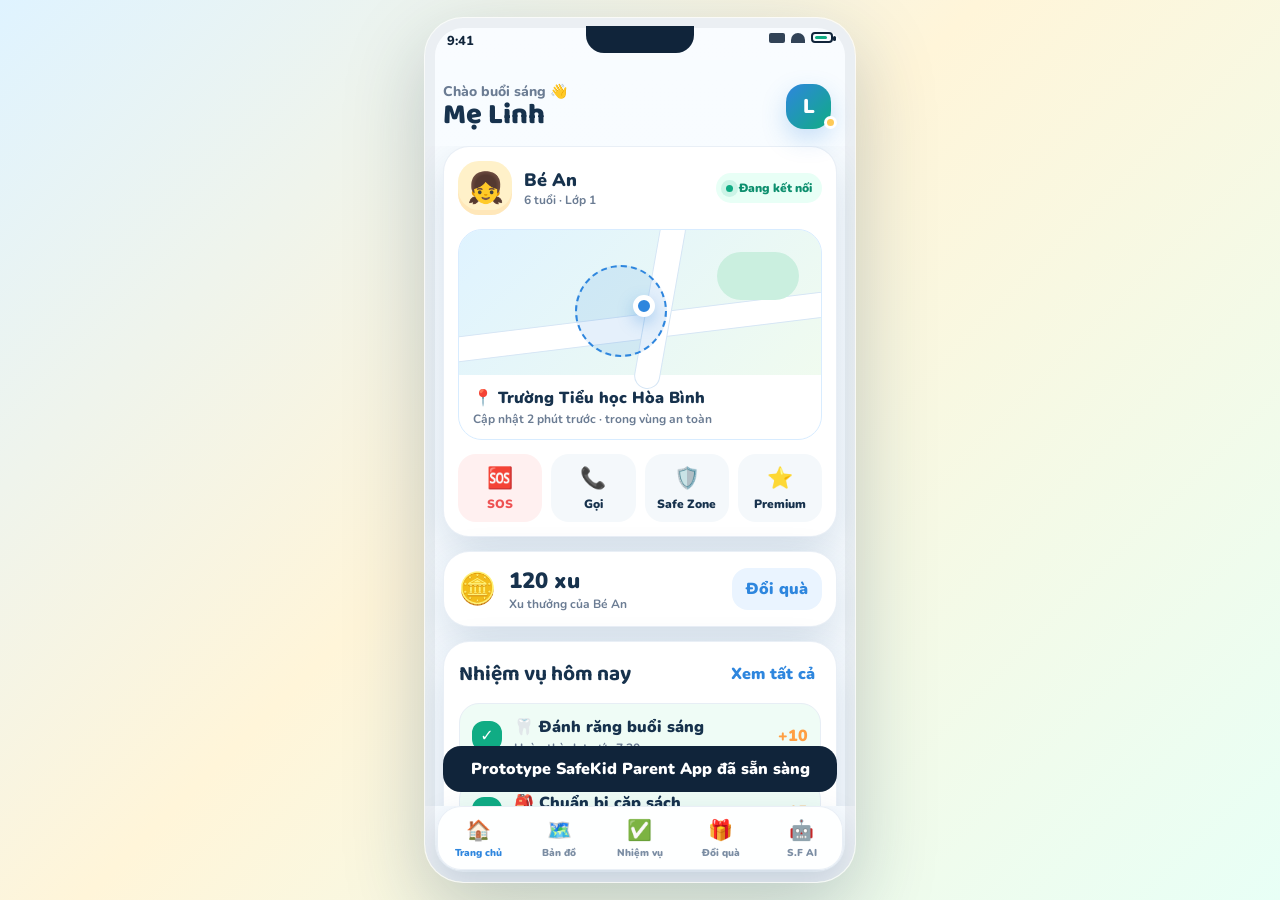
<file: index.html>
<!DOCTYPE html>
<html lang="vi">
<head>
<meta charset="UTF-8">
<meta name="viewport" content="width=device-width, initial-scale=1.0, maximum-scale=1.0, user-scalable=no">
<meta name="theme-color" content="#2E86DE">
<title>SafeKid — Parent App (Prototype)</title>
<link rel="preconnect" href="https://fonts.googleapis.com">
<link rel="preconnect" href="https://fonts.gstatic.com" crossorigin>
<link href="https://fonts.googleapis.com/css2?family=Baloo+2:wght@500;600;700;800&family=Nunito:wght@400;600;700;800&display=swap" rel="stylesheet">
<link rel="stylesheet" href="styles.css">
</head>
<body>

<div class="phone">
  <div class="notch"></div>

  <div class="statusbar">
    <span class="sb-time">9:41</span>
    <span class="sb-icons">
      <span class="sb-signal"></span>
      <span class="sb-wifi"></span>
      <span class="sb-batt"></span>
    </span>
  </div>

  <main id="app">

    <!-- ═══════════ HOME ═══════════ -->
    <section class="screen is-active" data-screen="home">
      <header class="apphead">
        <div>
          <p class="apphead-hi">Chào buổi sáng 👋</p>
          <h1 class="apphead-name">Mẹ Linh</h1>
        </div>
        <button class="avatar-btn" data-go="privacy" aria-label="Cài đặt & quyền riêng tư">
          <span class="avatar">L</span>
          <span class="avatar-dot"></span>
        </button>
      </header>

      <div class="scroll">
        <article class="childcard">
          <div class="childcard-top">
            <div class="kid">
              <span class="kid-ava">👧</span>
              <div>
                <p class="kid-name">Bé An</p>
                <p class="kid-meta">6 tuổi · Lớp 1</p>
              </div>
            </div>
            <span class="pill pill-online"><i></i>Đang kết nối</span>
          </div>

          <div class="childcard-map" data-go="map">
            <div class="minimap">
              <span class="mm-road mm-h"></span>
              <span class="mm-road mm-v"></span>
              <span class="mm-park"></span>
              <span class="mm-zone"></span>
              <span class="mm-kid"></span>
            </div>
            <div class="childcard-loc">
              <p class="loc-title">📍 Trường Tiểu học Hòa Bình</p>
              <p class="loc-sub">Cập nhật 2 phút trước · trong vùng an toàn</p>
            </div>
          </div>

          <div class="childcard-actions">
            <button class="ca ca-sos" data-sos>
              <span class="ca-ico">🆘</span>
              <span class="ca-txt">SOS</span>
            </button>
            <button class="ca" data-call>
              <span class="ca-ico">📞</span>
              <span class="ca-txt">Gọi</span>
            </button>
            <button class="ca" data-go="zone">
              <span class="ca-ico">🛡️</span>
              <span class="ca-txt">Safe Zone</span>
            </button>
            <button class="ca" data-go="premium">
              <span class="ca-ico">⭐</span>
              <span class="ca-txt">Premium</span>
            </button>
          </div>
        </article>

        <div class="coins">
          <div class="coins-l">
            <span class="coins-ico">🪙</span>
            <div>
              <p class="coins-num"><span id="coinHome">120</span> xu</p>
              <p class="coins-sub">Xu thưởng của Bé An</p>
            </div>
          </div>
          <button class="coins-btn" data-go="reward">Đổi quà</button>
        </div>

        <section class="block">
          <div class="block-head">
            <h2>Nhiệm vụ hôm nay</h2>
            <button class="link" data-go="habit">Xem tất cả</button>
          </div>
          <ul class="minitasks" id="homeTasks"></ul>
        </section>

        <section class="block">
          <div class="block-head"><h2>Gợi ý cho gia đình</h2></div>
          <div class="tips">
            <button class="tip" data-go="ai">
              <span class="tip-ico">🤖</span>
              <div>
                <p class="tip-t">Hỏi S.F AI</p>
                <p class="tip-s">Tư vấn sản phẩm & hướng dẫn dùng</p>
              </div>
            </button>
            <button class="tip" data-go="privacy">
              <span class="tip-ico">🔒</span>
              <div>
                <p class="tip-t">Dữ liệu của bé</p>
                <p class="tip-s">Xem quyền riêng tư & mã hoá</p>
              </div>
            </button>
          </div>
        </section>
        <div class="spacer"></div>
      </div>
    </section>

    <!-- ═══════════ MAP ═══════════ -->
    <section class="screen" data-screen="map">
      <header class="apphead apphead-row">
        <button class="back" data-go="home">‹</button>
        <h1 class="apphead-title">Vị trí của bé</h1>
        <span class="pill pill-online"><i></i>Live</span>
      </header>

      <div class="mapwrap">
        <div class="bigmap">
          <span class="bm-block b1"></span>
          <span class="bm-block b2"></span>
          <span class="bm-block b3"></span>
          <span class="bm-block b4"></span>
          <span class="bm-park">🌳</span>
          <span class="bm-road bm-h1"></span>
          <span class="bm-road bm-h2"></span>
          <span class="bm-road bm-v1"></span>
          <span class="bm-road bm-v2"></span>
          <span class="bm-zone" id="bmZone"></span>
          <span class="bm-home">🏠</span>
          <span class="bm-kid" id="bmKid">
            <span class="ring"></span><span class="ring r2"></span>
            <span class="dot"></span>
          </span>
        </div>

        <div class="mapsheet">
          <div class="sheet-grab"></div>
          <div class="sheet-kid">
            <span class="kid-ava sm">👧</span>
            <div>
              <p class="kid-name">Bé An</p>
              <p class="loc-sub" id="mapUpdated">Cập nhật 2 phút trước · pin 78%</p>
            </div>
          </div>
          <div class="sheet-stats">
            <div class="stat"><p class="stat-v" id="distHome">420 m</p><p class="stat-l">cách nhà</p></div>
            <div class="stat"><p class="stat-v">Trong vùng</p><p class="stat-l">trạng thái</p></div>
            <div class="stat"><p class="stat-v">3</p><p class="stat-l">điểm đến hôm nay</p></div>
          </div>
          <div class="sheet-actions">
            <button class="btn btn-ghost" id="histBtn">🕘 Lịch sử 30 ngày</button>
            <button class="btn btn-primary" data-go="zone">🛡️ Vùng an toàn</button>
          </div>
        </div>
      </div>
    </section>

    <!-- ═══════════ SAFE ZONE ═══════════ -->
    <section class="screen" data-screen="zone">
      <header class="apphead apphead-row">
        <button class="back" data-go="home">‹</button>
        <h1 class="apphead-title">Vùng an toàn</h1>
        <span style="width:34px"></span>
      </header>

      <div class="scroll">
        <div class="zonepreview">
          <div class="bigmap small">
            <span class="bm-road bm-h1"></span>
            <span class="bm-road bm-v1"></span>
            <span class="bm-zone live" id="zoneLive"></span>
            <span class="bm-home">🏠</span>
            <span class="bm-kid" style="left:58%;top:44%"><span class="dot"></span></span>
          </div>
          <div class="zone-slider">
            <div class="zs-head"><span>Bán kính vùng</span><b id="zoneRadiusTxt">300 m</b></div>
            <input type="range" id="zoneRadius" min="100" max="1000" step="50" value="300">
          </div>
        </div>

        <section class="block">
          <div class="block-head"><h2>Vùng đã thiết lập</h2></div>
          <ul class="zonelist">
            <li class="zoneitem">
              <span class="zi-ico zi-home">🏠</span>
              <div class="zi-body">
                <p class="zi-t">Nhà riêng</p>
                <p class="zi-s">Bán kính 300 m · cảnh báo khi ra khỏi</p>
              </div>
              <label class="switch"><input type="checkbox" checked><span></span></label>
            </li>
            <li class="zoneitem">
              <span class="zi-ico zi-school">🏫</span>
              <div class="zi-body">
                <p class="zi-t">Trường Tiểu học Hòa Bình</p>
                <p class="zi-s">Bán kính 500 m · 7:00 – 16:30</p>
              </div>
              <label class="switch"><input type="checkbox" checked><span></span></label>
            </li>
            <li class="zoneitem">
              <span class="zi-ico zi-gym">⚽</span>
              <div class="zi-body">
                <p class="zi-t">Nhà văn hoá thiếu nhi</p>
                <p class="zi-s">Bán kính 200 m · cuối tuần</p>
              </div>
              <label class="switch"><input type="checkbox"><span></span></label>
            </li>
          </ul>
          <button class="btn btn-dashed" id="addZone">＋ Thêm vùng an toàn</button>
        </section>

        <section class="block">
          <div class="block-head"><h2>Thông báo</h2></div>
          <div class="notecard">
            <p>Khi bé ra khỏi vùng an toàn, app gửi <b>thông báo đẩy</b> tới phụ huynh trong danh sách được duyệt. Đây là <b>cảnh báo</b>, không thay thế quy trình liên hệ khẩn cấp.</p>
          </div>
        </section>
        <div class="spacer"></div>
      </div>
    </section>

    <!-- ═══════════ HABIT ═══════════ -->
    <section class="screen" data-screen="habit">
      <header class="apphead">
        <div>
          <p class="apphead-hi">Rèn thói quen 🎯</p>
          <h1 class="apphead-name">Nhiệm vụ của Bé An</h1>
        </div>
        <div class="coinbadge">🪙 <span id="coinHabit">120</span></div>
      </header>

      <div class="scroll">
        <div class="habitbar">
          <div class="hb-txt">
            <p class="hb-t">Hoàn thành <span id="doneCount">2</span>/<span id="totalCount">5</span> nhiệm vụ</p>
            <p class="hb-s">Mỗi nhiệm vụ xong = xu thưởng cho bé</p>
          </div>
          <div class="hb-ring"><svg viewBox="0 0 40 40"><circle cx="20" cy="20" r="16" class="rbg"/><circle cx="20" cy="20" r="16" class="rfg" id="hbRing"/></svg></div>
        </div>

        <section class="block">
          <div class="block-head"><h2>Hôm nay</h2><button class="link" id="resetTasks">Đặt lại</button></div>
          <ul class="tasklist" id="taskList"></ul>
          <button class="btn btn-dashed" id="addTask">＋ Thêm nhiệm vụ</button>
        </section>

        <section class="block">
          <div class="block-head"><h2>Streak</h2></div>
          <div class="streak">
            <span class="sd on">T2</span><span class="sd on">T3</span><span class="sd on">T4</span>
            <span class="sd on">T5</span><span class="sd">T6</span><span class="sd">T7</span><span class="sd">CN</span>
          </div>
          <p class="streak-note">🔥 Chuỗi 4 ngày liên tiếp — duy trì để nhận thêm 20 xu!</p>
        </section>
        <div class="spacer"></div>
      </div>
    </section>

    <!-- ═══════════ REWARD ═══════════ -->
    <section class="screen" data-screen="reward">
      <header class="apphead">
        <div>
          <p class="apphead-hi">Cửa hàng phần thưởng 🎁</p>
          <h1 class="apphead-name">Đổi xu nhận quà</h1>
        </div>
      </header>

      <div class="scroll">
        <div class="wallet">
          <p class="wallet-l">Số dư xu của Bé An</p>
          <p class="wallet-n">🪙 <span id="coinReward">120</span></p>
          <p class="wallet-s">Phụ huynh xác nhận & trao quà thật ngoài đời</p>
        </div>

        <section class="block">
          <div class="block-head"><h2>Quà có thể đổi</h2></div>
          <ul class="rewardlist" id="rewardList"></ul>
        </section>

        <div class="notecard warn">
          <p>🔒 <b>Phụ huynh kiểm soát:</b> bé không thể tự đổi quà. Mỗi lần đổi cần phụ huynh phê duyệt trong app — an toàn cho cả gia đình.</p>
        </div>
        <div class="spacer"></div>
      </div>
    </section>

    <!-- ═══════════ PREMIUM ═══════════ -->
    <section class="screen" data-screen="premium">
      <header class="apphead apphead-row">
        <button class="back" data-go="home">‹</button>
        <h1 class="apphead-title">Gói Premium</h1>
        <span style="width:34px"></span>
      </header>

      <div class="scroll">
        <div class="premhero">
          <p class="premhero-k">⭐ SafeKid Premium</p>
          <p class="premhero-t">An tâm hơn mỗi ngày</p>
          <p class="premhero-s">Mở khoá toàn bộ tính năng an toàn & thói quen cho gia đình</p>
        </div>

        <div class="segmented" id="cycleSeg">
          <button class="seg is-on" data-cycle="week">Tuần</button>
          <button class="seg" data-cycle="month">Tháng</button>
          <button class="seg" data-cycle="year">Năm</button>
        </div>

        <div class="pricecard">
          <p class="price-num" id="priceNum">19.000đ</p>
          <p class="price-unit" id="priceUnit">/ tuần · huỷ bất cứ lúc nào</p>
          <p class="price-save" id="priceSave"></p>
        </div>

        <section class="block">
          <div class="block-head"><h2>Free vs Premium</h2></div>
          <div class="cmp">
            <div class="cmp-row cmp-head"><span>Tính năng</span><span>Free</span><span>Premium</span></div>
            <div class="cmp-row"><span>GPS kiểm tra thủ công</span><span class="yes">✓</span><span class="yes">✓</span></div>
            <div class="cmp-row"><span>Gọi 2 chiều</span><span class="yes">✓</span><span class="yes">✓</span></div>
            <div class="cmp-row"><span>GPS thời gian thực + lịch sử 30 ngày</span><span class="no">–</span><span class="yes">✓</span></div>
            <div class="cmp-row"><span>Vùng an toàn thông minh</span><span class="no">–</span><span class="yes">✓</span></div>
            <div class="cmp-row"><span>Gesture SOS (chạm 3 lần)</span><span class="no">–</span><span class="yes">✓</span></div>
            <div class="cmp-row"><span>Nhiệm vụ & đổi xu không giới hạn</span><span class="no">–</span><span class="yes">✓</span></div>
            <div class="cmp-row"><span>Cảnh báo tháo thiết bị</span><span class="no">–</span><span class="yes">✓</span></div>
            <div class="cmp-row"><span>Chế độ lớp học nghiêm ngặt</span><span class="no">–</span><span class="yes">✓</span></div>
            <div class="cmp-row"><span>Phân tích giấc ngủ</span><span class="no">–</span><span class="yes">✓</span></div>
          </div>
        </section>

        <div class="notecard">
          <p>🆘 <b>Lưu ý an toàn:</b> tính năng SOS luôn hoạt động ở cả gói Free. AI <b>không</b> tự xử lý tình huống khẩn cấp — cuộc gọi luôn tới người thật (phụ huynh / tổng đài 113).</p>
        </div>

        <button class="btn btn-premium" id="subBtn">Dùng thử 7 ngày miễn phí</button>
        <p class="fineprint">Sau đó 19.000đ/tuần. Huỷ bất cứ lúc nào trong phần cài đặt.</p>
        <div class="spacer"></div>
      </div>
    </section>

    <!-- ═══════════ S.F AI ═══════════ -->
    <section class="screen screen-flat" data-screen="ai">
      <header class="apphead apphead-row aihead">
        <button class="back" data-go="home">‹</button>
        <div class="aihead-mid">
          <p class="aihead-t">S.F AI</p>
          <p class="aihead-s"><i class="live"></i>Trợ lý hỗ trợ · Tier-1</p>
        </div>
        <button class="aihead-human" id="humanTop">👤</button>
      </header>

      <div class="chat" id="chat">
        <div class="msg ai">
          <span class="msg-ava">🤖</span>
          <div class="bubble">Xin chào Mẹ Linh 👋 Mình là <b>S.F AI</b>, trợ lý hỗ trợ của SafeKid. Mình có thể giúp về sản phẩm, cách dùng app, hoặc bảo hành. Mẹ cần hỏi gì ạ?</div>
        </div>
        <div class="msg ai">
          <span class="msg-ava">🤖</span>
          <div class="bubble">Lưu ý: với tình huống khẩn cấp, mẹ hãy bấm nút <b>SOS</b> trên app hoặc gọi <b>113</b> — mình không xử lý được cuộc gọi khẩn cấp ạ.</div>
        </div>
      </div>

      <div class="chips" id="chips">
        <button class="chip">Pin dùng được bao lâu?</button>
        <button class="chip">Cách thiết lập vùng an toàn?</button>
        <button class="chip">Gói Premium có gì?</button>
        <button class="chip">Bảo hành thế nào?</button>
      </div>

      <form class="chatbar" id="chatForm">
        <button type="button" class="chatbar-human" id="humanBtn" title="Gặp nhân viên">👤</button>
        <input type="text" id="chatInput" placeholder="Nhập câu hỏi cho S.F AI..." autocomplete="off">
        <button type="submit" class="chatbar-send">➤</button>
      </form>
    </section>

    <!-- ═══════════ PRIVACY ═══════════ -->
    <section class="screen" data-screen="privacy">
      <header class="apphead apphead-row">
        <button class="back" data-go="home">‹</button>
        <h1 class="apphead-title">Quyền riêng tư & dữ liệu</h1>
        <span style="width:34px"></span>
      </header>

      <div class="scroll">
        <div class="profilecard">
          <span class="avatar big">L</span>
          <div>
            <p class="pc-n">Mẹ Linh</p>
            <p class="pc-s">Tài khoản phụ huynh chính</p>
          </div>
        </div>

        <section class="block">
          <div class="block-head"><h2>Quyền truy cập dữ liệu</h2></div>
          <ul class="perm">
            <li class="zoneitem">
              <span class="zi-ico zi-loc">📍</span>
              <div class="zi-body"><p class="zi-t">Vị trí của bé</p><p class="zi-s">Chỉ phụ huynh được duyệt mới xem được</p></div>
              <label class="switch"><input type="checkbox" checked><span></span></label>
            </li>
            <li class="zoneitem">
              <span class="zi-ico zi-bell">🔔</span>
              <div class="zi-body"><p class="zi-t">Thông báo cảnh báo</p><p class="zi-s">Vùng an toàn, SOS, tháo thiết bị</p></div>
              <label class="switch"><input type="checkbox" checked><span></span></label>
            </li>
            <li class="zoneitem">
              <span class="zi-ico zi-mic">🎤</span>
              <div class="zi-body"><p class="zi-t">Ghi âm khi SOS</p><p class="zi-s">Chỉ bật khi bé kích hoạt SOS</p></div>
              <label class="switch"><input type="checkbox"><span></span></label>
            </li>
          </ul>
        </section>

        <section class="block">
          <div class="block-head"><h2>Bảo mật dữ liệu trẻ em</h2></div>
          <div class="secgrid">
            <div class="seccard"><span>🔐</span><p class="sec-t">Mã hoá SSL/TLS</p><p class="sec-s">Toàn bộ dữ liệu truyền đi được mã hoá</p></div>
            <div class="seccard"><span>🗄️</span><p class="sec-t">Lưu trữ tối thiểu</p><p class="sec-s">Chỉ lưu dữ liệu cần thiết cho an toàn</p></div>
            <div class="seccard"><span>👨‍👩‍👧</span><p class="sec-t">Chỉ phụ huynh duyệt</p><p class="sec-s">Danh sách người xem do phụ huynh quyết</p></div>
            <div class="seccard"><span>🗑️</span><p class="sec-t">Xoá khi yêu cầu</p><p class="sec-s">Phụ huynh có quyền xoá dữ liệu của bé</p></div>
          </div>
        </section>

        <button class="btn btn-ghost wide" id="delData">Yêu cầu xoá dữ liệu của bé</button>
        <div class="spacer"></div>
      </div>
    </section>

  </main>

  <!-- ═══════════ SOS OVERLAY ═══════════ -->
  <div class="sos-overlay" id="sosOverlay">
    <div class="sos-inner">
      <div class="sos-pulse"><span></span><span></span><span></span><b>🆘</b></div>
      <h2 class="sos-h" id="sosTitle">Đang gọi Bố / Mẹ…</h2>
      <p class="sos-sub" id="sosSub">Bé An vừa kích hoạt SOS · Gesture chạm 3 lần</p>

      <div class="sos-contacts">
        <div class="sosc on"><span>👩</span><p>Mẹ Linh</p><small id="callTimer">00:00</small></div>
        <div class="sosc"><span>👨</span><p>Bố Hùng</p><small>Chờ</small></div>
        <div class="sosc"><span>☎️</span><p>Tổng đài 113</p><small>Sẵn sàng</small></div>
      </div>

      <div class="sos-note">
        ⚠️ Đây là <b>quy trình con người</b>. AI không tự xử lý khẩn cấp — cuộc gọi được kết nối tới người thật ngay lập tức.
      </div>

      <div class="sos-actions">
        <button class="btn btn-danger wide" id="sosEnd">Kết thúc cuộc gọi</button>
        <button class="btn btn-ghost wide" id="sosLocate">📍 Xem vị trí bé ngay</button>
      </div>
    </div>
  </div>

  <!-- ═══════════ BOTTOM NAV ═══════════ -->
  <nav class="tabbar" id="tabbar">
    <button class="tab is-on" data-go="home"><span>🏠</span><small>Trang chủ</small></button>
    <button class="tab" data-go="map"><span>🗺️</span><small>Bản đồ</small></button>
    <button class="tab" data-go="habit"><span>✅</span><small>Nhiệm vụ</small></button>
    <button class="tab" data-go="reward"><span>🎁</span><small>Đổi quà</small></button>
    <button class="tab" data-go="ai"><span>🤖</span><small>S.F AI</small></button>
  </nav>

  <div class="toast" id="toast"></div>
</div>

<script src="app.js"></script>
</body>
</html>
</file>
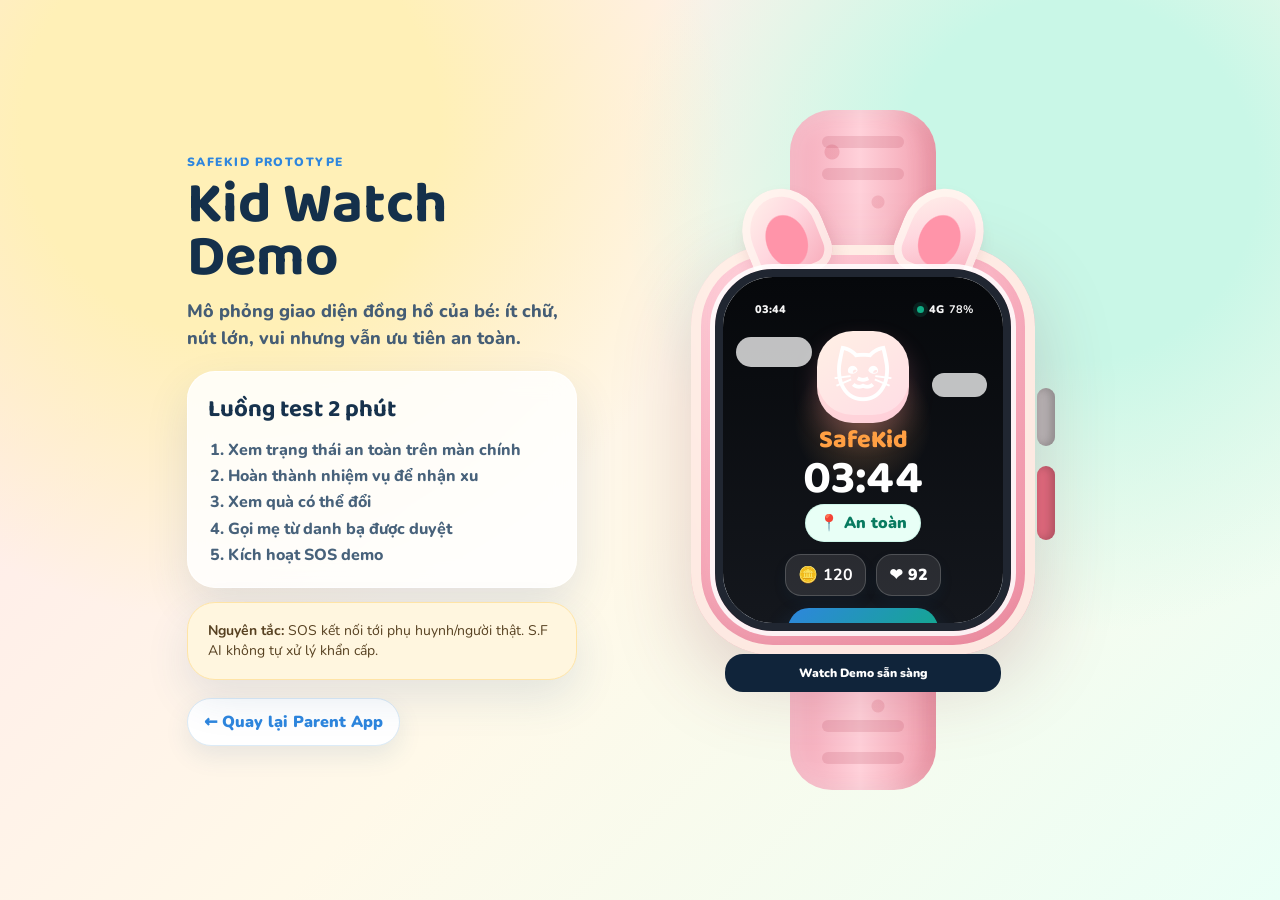
<file: watch.html>
<!DOCTYPE html>
<html lang="vi">
<head>
<meta charset="UTF-8">
<meta name="viewport" content="width=device-width, initial-scale=1.0, maximum-scale=1.0, user-scalable=no">
<meta name="theme-color" content="#2E86DE">
<title>SafeKid — Kid Watch Demo</title>
<link rel="preconnect" href="https://fonts.googleapis.com">
<link rel="preconnect" href="https://fonts.gstatic.com" crossorigin>
<link href="https://fonts.googleapis.com/css2?family=Baloo+2:wght@600;700;800&family=Nunito:wght@500;700;800;900&display=swap" rel="stylesheet">
<link rel="stylesheet" href="watch.css">
</head>
<body>
  <main class="stage">
    <section class="demo-copy" aria-label="SafeKid Watch demo guide">
      <p class="eyebrow">SafeKid Prototype</p>
      <h1>Kid Watch Demo</h1>
      <p class="lede">Mô phỏng giao diện đồng hồ của bé: ít chữ, nút lớn, vui nhưng vẫn ưu tiên an toàn.</p>

      <div class="test-card">
        <h2>Luồng test 2 phút</h2>
        <ol>
          <li>Xem trạng thái an toàn trên màn chính</li>
          <li>Hoàn thành nhiệm vụ để nhận xu</li>
          <li>Xem quà có thể đổi</li>
          <li>Gọi mẹ từ danh bạ được duyệt</li>
          <li>Kích hoạt SOS demo</li>
        </ol>
      </div>

      <div class="notice">
        <b>Nguyên tắc:</b> SOS kết nối tới phụ huynh/người thật. S.F AI không tự xử lý khẩn cấp.
      </div>

      <a class="parent-link" href="index.html">← Quay lại Parent App</a>
    </section>

    <section class="watch-shell" aria-label="SafeKid smartwatch">
      <div class="strap strap-top"></div>
      <div class="strap strap-bottom"></div>
      <button class="side side-top" id="sideHome" aria-label="Home"></button>
      <button class="side side-bottom" id="sideSOS" aria-label="SOS shortcut"></button>

      <div class="watch-bezel">
        <div class="watch-screen">
          <div class="watch-status">
            <span id="tinyTime">09:41</span>
            <span class="status-icons"><i class="gps"></i>4G <b id="battery">78%</b></span>
          </div>

          <!-- FACE -->
          <section class="w-screen is-on" data-screen="face">
            <div class="face-cloud c1"></div>
            <div class="face-cloud c2"></div>
            <div class="zodiac" aria-hidden="true">🐱</div>
            <p class="kid-label">SafeKid</p>
            <h2 id="clock">09:41</h2>
            <div class="safe-pill">📍 An toàn</div>
            <div class="face-row">
              <span>🪙 <b id="coinsFace">120</b></span>
              <span>❤️ 92</span>
            </div>
            <button class="big-cta" data-go="menu">Mở menu</button>
          </section>

          <!-- MENU -->
          <section class="w-screen" data-screen="menu">
            <header class="mini-head">
              <button class="mini-back" data-go="face">‹</button>
              <h2>Menu</h2>
              <span></span>
            </header>
            <div class="app-grid">
              <button class="app-tile call" data-go="call"><span>📞</span><b>Gọi</b></button>
              <button class="app-tile sos" data-go="sos"><span>🆘</span><b>SOS</b></button>
              <button class="app-tile task" data-go="tasks"><span>✅</span><b>Nhiệm vụ</b></button>
              <button class="app-tile gift" data-go="rewards"><span>🎁</span><b>Quà</b></button>
              <button class="app-tile school" data-go="school"><span>🏫</span><b>Lớp học</b></button>
              <button class="app-tile music" data-go="music"><span>🎵</span><b>Nhạc</b></button>
            </div>
          </section>

          <!-- CALL -->
          <section class="w-screen" data-screen="call">
            <header class="mini-head">
              <button class="mini-back" data-go="menu">‹</button>
              <h2>Gọi người thân</h2>
              <span></span>
            </header>
            <div class="contact-list">
              <button class="contact" data-call="Mẹ Linh"><span>👩</span><b>Mẹ</b><small>Được duyệt</small></button>
              <button class="contact" data-call="Bố Hùng"><span>👨</span><b>Bố</b><small>Được duyệt</small></button>
              <button class="contact" data-call="Bà Mai"><span>👵</span><b>Bà</b><small>Được duyệt</small></button>
            </div>
            <p class="tiny-note">Chỉ gọi được danh bạ ba/mẹ cho phép.</p>
          </section>

          <!-- CALLING -->
          <section class="w-screen call-live" data-screen="calling">
            <div class="call-avatar" id="callAvatar">👩</div>
            <p class="call-to">Đang gọi</p>
            <h2 id="callName">Mẹ Linh</h2>
            <p class="call-time" id="callTime">00:00</p>
            <button class="end-call" id="endCall">Kết thúc</button>
          </section>

          <!-- SOS -->
          <section class="w-screen" data-screen="sos">
            <header class="mini-head danger-head">
              <button class="mini-back" data-go="menu">‹</button>
              <h2>SOS</h2>
              <span></span>
            </header>
            <div class="sos-ready">
              <div class="sos-icon">🆘</div>
              <h2>Giữ 3 giây</h2>
              <p>Gửi vị trí và gọi ba/mẹ ngay.</p>
              <button class="hold-btn" id="holdSOS"><span id="holdRing"></span><b>Giữ SOS</b></button>
              <button class="ghost" data-go="menu">Huỷ</button>
            </div>
          </section>

          <!-- SOS ACTIVE -->
          <section class="w-screen sos-live" data-screen="sosLive">
            <div class="sos-wave"><span></span><span></span><b>🆘</b></div>
            <h2 id="sosLiveTitle">Đang gọi Mẹ…</h2>
            <p>Vị trí đã gửi cho phụ huynh</p>
            <div class="sos-steps">
              <span class="done">1 Gửi vị trí</span>
              <span class="done">2 Gọi mẹ</span>
              <span>3 Gọi bố nếu không bắt máy</span>
            </div>
            <button class="end-call" id="endSOS">Kết thúc</button>
          </section>

          <!-- TASKS -->
          <section class="w-screen" data-screen="tasks">
            <header class="mini-head">
              <button class="mini-back" data-go="menu">‹</button>
              <h2>Nhiệm vụ</h2>
              <span class="coin-mini">🪙 <b id="coinsTask">120</b></span>
            </header>
            <div class="task-watch-list" id="watchTasks"></div>
            <button class="big-cta small" id="resetDemo">Đặt lại demo</button>
          </section>

          <!-- TASK SUCCESS -->
          <section class="w-screen reward-pop" data-screen="taskDone">
            <div class="confetti">✨ 🎉 ✨</div>
            <h2>Giỏi lắm!</h2>
            <p id="taskRewardText">+10 xu</p>
            <div class="big-coin">🪙</div>
            <button class="big-cta" data-go="tasks">Tiếp tục</button>
          </section>

          <!-- REWARDS -->
          <section class="w-screen" data-screen="rewards">
            <header class="mini-head">
              <button class="mini-back" data-go="menu">‹</button>
              <h2>Quà thưởng</h2>
              <span class="coin-mini">🪙 <b id="coinsReward">120</b></span>
            </header>
            <div class="reward-watch-list" id="watchRewards"></div>
            <p class="tiny-note">Cần ba/mẹ duyệt trước khi đổi.</p>
          </section>

          <!-- SCHOOL -->
          <section class="w-screen school-mode" data-screen="school">
            <header class="mini-head">
              <button class="mini-back" data-go="menu">‹</button>
              <h2>Lớp học</h2>
              <span></span>
            </header>
            <div class="school-badge">🏫</div>
            <h2 id="schoolTitle">Chế độ lớp học</h2>
            <p id="schoolText">Chỉ xem giờ. Cuộc gọi lạ bị chặn. SOS vẫn hoạt động.</p>
            <label class="watch-switch">
              <input id="schoolToggle" type="checkbox" checked>
              <span></span>
            </label>
          </section>

          <!-- MUSIC -->
          <section class="w-screen music-mode" data-screen="music">
            <header class="mini-head">
              <button class="mini-back" data-go="menu">‹</button>
              <h2>Nhạc offline</h2>
              <span></span>
            </header>
            <div class="album">🎵</div>
            <h2>Bài hát vui</h2>
            <p>Chỉ phát nội dung phụ huynh chọn sẵn.</p>
            <button class="big-cta" id="playMusic">Phát thử</button>
          </section>
        </div>
      </div>

      <div class="watch-toast" id="watchToast"></div>
    </section>
  </main>

<script src="watch.js"></script>
</body>
</html>
</file>
<file: styles.css>
:root{
  --blue:#2e86de;
  --blue-2:#54a0ff;
  --mint:#10ac84;
  --yellow:#feca57;
  --orange:#ff9f43;
  --red:#ee5253;
  --purple:#9b59b6;
  --ink:#17324d;
  --muted:#6b7c93;
  --soft:#f4f8fb;
  --card:#ffffff;
  --line:#e7eef5;
  --shadow:0 18px 45px rgba(28,72,117,.16);
  --radius:26px;
}
*{box-sizing:border-box;-webkit-tap-highlight-color:transparent}
html,body{height:100%;margin:0;font-family:'Nunito',system-ui,sans-serif;color:var(--ink);background:linear-gradient(135deg,#dff3ff,#fff5d9 45%,#e8fff6)}
button,input{font:inherit}button{border:0;background:none;cursor:pointer;color:inherit}.phone{position:relative;width:min(430px,100vw);height:100vh;margin:0 auto;background:linear-gradient(180deg,#f9fcff,#f7fbff);overflow:hidden;box-shadow:0 0 0 1px rgba(255,255,255,.8),0 28px 80px rgba(21,54,89,.25)}
.notch{position:absolute;top:8px;left:50%;translate:-50% 0;width:108px;height:27px;background:#10243a;border-radius:0 0 18px 18px;z-index:20}.statusbar{height:42px;padding:14px 22px 0;display:flex;justify-content:space-between;align-items:flex-start;font-weight:800;font-size:13px;color:#10243a;position:relative;z-index:15}.sb-icons{display:flex;gap:6px;align-items:center}.sb-signal,.sb-wifi{display:block;width:16px;height:10px;border-radius:2px;background:#10243a;opacity:.85}.sb-wifi{width:14px;border-radius:999px 999px 2px 2px}.sb-batt{display:block;width:22px;height:11px;border:2px solid #10243a;border-radius:4px;position:relative}.sb-batt:after{content:"";position:absolute;right:-5px;top:2px;width:3px;height:5px;background:#10243a;border-radius:2px}.sb-batt:before{content:"";position:absolute;left:2px;top:2px;width:12px;height:3px;background:#10ac84;border-radius:2px}
#app{height:calc(100% - 42px);position:relative}.screen{position:absolute;inset:0 0 76px;display:none;background:linear-gradient(180deg,#f8fcff,#f7fbff);overflow:hidden}.screen.is-active{display:block}.screen-flat{background:#f8fcff}.scroll{height:calc(100% - 86px);overflow:auto;padding:0 18px 22px;scrollbar-width:none}.scroll::-webkit-scrollbar{display:none}.spacer{height:18px}
.apphead{height:86px;padding:16px 18px 10px;display:flex;align-items:center;justify-content:space-between}.apphead-hi{margin:0;color:var(--muted);font-size:14px;font-weight:800}.apphead-name,.apphead-title{margin:0;font-family:'Baloo 2',cursive;font-size:29px;line-height:1;font-weight:800}.apphead-row{justify-content:space-between;height:76px}.apphead-title{font-size:23px;text-align:center}.back{width:38px;height:38px;border-radius:15px;background:#fff;box-shadow:0 8px 20px rgba(31,85,138,.12);font-size:34px;line-height:30px;color:var(--blue)}
.avatar-btn{position:relative}.avatar{display:grid;place-items:center;width:45px;height:45px;border-radius:18px;background:linear-gradient(135deg,var(--blue),var(--mint));color:#fff;font-weight:900;font-size:20px;box-shadow:0 10px 25px rgba(46,134,222,.25)}.avatar.big{width:58px;height:58px;border-radius:22px}.avatar-dot{position:absolute;right:0;bottom:1px;width:13px;height:13px;background:var(--yellow);border:3px solid #fff;border-radius:99px}
.childcard,.block,.coins,.wallet,.habitbar,.premhero,.pricecard,.profilecard{background:var(--card);border:1px solid rgba(231,238,245,.9);border-radius:var(--radius);box-shadow:var(--shadow)}.childcard{padding:14px;margin-bottom:14px}.childcard-top,.kid,.coins-l,.sheet-kid,.profilecard{display:flex;align-items:center;gap:12px}.childcard-top{justify-content:space-between}.kid-ava{display:grid;place-items:center;width:54px;height:54px;border-radius:21px;background:#fff1c9;font-size:30px;box-shadow:inset 0 -5px 0 rgba(255,159,67,.12)}.kid-ava.sm{width:42px;height:42px;border-radius:16px;font-size:23px}.kid-name{margin:0;font-weight:900;font-size:18px}.kid-meta,.loc-sub,.coins-sub,.zi-s,.tip-s,.stat-l,.hb-s,.streak-note,.fineprint,.price-unit,.premhero-s,.pc-s,.sec-s,.aihead-s{margin:0;color:var(--muted);font-size:12px;font-weight:700}.pill{display:inline-flex;align-items:center;gap:6px;padding:7px 10px;border-radius:999px;font-size:12px;font-weight:900}.pill-online{background:#e8fff6;color:#0d8f6e}.pill-online i,.live{width:7px;height:7px;border-radius:50%;background:var(--mint);display:inline-block;box-shadow:0 0 0 5px rgba(16,172,132,.13)}
.childcard-map{margin:14px 0;border-radius:24px;overflow:hidden;background:#eaf6ff;border:1px solid #d8ecff;position:relative}.minimap{height:145px;position:relative;background:linear-gradient(135deg,#dff3ff,#f0fbef)}.mm-road,.bm-road{position:absolute;background:#fff;border:1px solid #d6e6f5;border-radius:999px}.mm-h{left:-10%;right:-10%;top:58%;height:26px;rotate:-7deg}.mm-v{top:-10%;bottom:-10%;left:52%;width:26px;rotate:10deg}.mm-park{position:absolute;right:22px;top:22px;width:82px;height:48px;background:#caefdf;border-radius:30px}.mm-zone{position:absolute;left:32%;top:24%;width:92px;height:92px;border-radius:50%;background:rgba(46,134,222,.12);border:2px dashed var(--blue)}.mm-kid{position:absolute;left:48%;top:45%;width:22px;height:22px;background:var(--blue);border:5px solid #fff;border-radius:50%;box-shadow:0 6px 16px rgba(46,134,222,.35)}.childcard-loc{padding:12px 14px;background:#fff}.loc-title{margin:0 0 2px;font-weight:900}.childcard-actions{display:grid;grid-template-columns:repeat(4,1fr);gap:9px}.ca{display:flex;flex-direction:column;align-items:center;gap:4px;padding:10px 4px;border-radius:18px;background:#f4f8fb;font-weight:900;font-size:12px}.ca-ico{font-size:21px}.ca-sos{background:#fff0f0;color:var(--red)}
.coins{padding:14px;margin-bottom:14px;display:flex;align-items:center;justify-content:space-between}.coins-ico{font-size:31px}.coins-num{margin:0;font-size:22px;font-weight:1000}.coins-btn,.link{color:var(--blue);font-weight:1000}.coins-btn{background:#eaf4ff;border-radius:16px;padding:10px 14px}.block{padding:15px;margin-bottom:14px}.block-head{display:flex;align-items:center;justify-content:space-between;margin-bottom:12px}.block h2{margin:0;font-family:'Baloo 2';font-size:21px}.minitasks,.tasklist,.zonelist,.rewardlist,.perm{list-style:none;margin:0;padding:0;display:grid;gap:10px}.taskmini,.taskitem,.zoneitem,.rewarditem,.tip{display:flex;align-items:center;gap:12px;padding:12px;border-radius:20px;background:#f7fbff;border:1px solid var(--line)}.taskmini.done,.taskitem.done{background:#effcf6}.taskcheck{display:grid;place-items:center;width:30px;height:30px;border-radius:12px;background:#fff;border:2px solid #dce8f2;color:#fff;font-weight:900}.done .taskcheck{background:var(--mint);border-color:var(--mint)}.taskbody{flex:1}.taskt,.tip-t,.zi-t,.sec-t{margin:0;font-weight:1000}.tasks{margin:2px 0 0;color:var(--muted);font-size:12px;font-weight:700}.taskcoin{font-weight:1000;color:var(--orange)}.tips{display:grid;gap:10px}.tip{width:100%;text-align:left;background:linear-gradient(135deg,#f7fbff,#fffaf0)}.tip-ico{font-size:26px}
.tabbar{position:absolute;left:12px;right:12px;bottom:12px;height:64px;background:rgba(255,255,255,.86);backdrop-filter:blur(16px);border:1px solid rgba(231,238,245,.9);border-radius:24px;display:grid;grid-template-columns:repeat(5,1fr);box-shadow:0 14px 35px rgba(26,70,113,.18);z-index:12}.tab{display:flex;flex-direction:column;align-items:center;justify-content:center;gap:2px;color:#7b8da3;font-weight:900}.tab span{font-size:20px}.tab small{font-size:10px}.tab.is-on{color:var(--blue)}
.mapwrap{height:calc(100% - 76px);position:relative}.bigmap{height:100%;position:relative;background:linear-gradient(135deg,#dff3ff,#effcef 55%,#fff3cf);overflow:hidden}.bigmap.small{height:230px;border-radius:26px}.bm-block{position:absolute;background:rgba(255,255,255,.55);border:1px solid rgba(255,255,255,.8);border-radius:28px}.b1{left:24px;top:42px;width:125px;height:82px}.b2{right:28px;top:78px;width:112px;height:100px}.b3{left:60px;bottom:170px;width:110px;height:95px}.b4{right:42px;bottom:225px;width:135px;height:88px}.bm-park{position:absolute;left:32px;bottom:305px;font-size:56px}.bm-h1{left:-10%;right:-10%;top:39%;height:34px;rotate:-12deg}.bm-h2{left:-10%;right:-10%;top:68%;height:32px;rotate:8deg}.bm-v1{top:-10%;bottom:-10%;left:46%;width:34px;rotate:7deg}.bm-v2{top:-10%;bottom:-10%;right:21%;width:31px;rotate:-8deg}.bm-zone{position:absolute;left:42%;top:31%;width:135px;height:135px;border-radius:50%;background:rgba(46,134,222,.12);border:3px dashed rgba(46,134,222,.72);animation:float 3s ease-in-out infinite}.bm-zone.live{left:35%;top:24%;width:150px;height:150px}.bm-home{position:absolute;left:43%;top:43%;font-size:28px}.bm-kid{position:absolute;left:55%;top:48%;width:34px;height:34px}.bm-kid .dot{position:absolute;inset:8px;border-radius:50%;background:var(--blue);border:4px solid #fff;box-shadow:0 9px 24px rgba(46,134,222,.45);z-index:2}.ring{position:absolute;inset:0;border-radius:50%;background:rgba(46,134,222,.16);animation:pulse 1.8s infinite}.ring.r2{animation-delay:.55s}.mapsheet{position:absolute;left:14px;right:14px;bottom:14px;background:#fff;border-radius:30px;padding:12px 15px 15px;box-shadow:var(--shadow)}.sheet-grab{width:46px;height:5px;border-radius:10px;background:#d7e4ef;margin:0 auto 12px}.sheet-stats{display:grid;grid-template-columns:repeat(3,1fr);gap:8px;margin:14px 0}.stat{text-align:center;background:#f7fbff;border-radius:18px;padding:10px 6px}.stat-v{margin:0;font-size:13px;font-weight:1000}.sheet-actions{display:grid;grid-template-columns:1fr 1fr;gap:10px}.btn{border-radius:18px;padding:13px 14px;font-weight:1000;text-align:center}.btn-primary{background:var(--blue);color:#fff;box-shadow:0 10px 24px rgba(46,134,222,.25)}.btn-ghost{background:#eef6ff;color:var(--blue)}.btn-dashed{width:100%;border:2px dashed #cfe2f5;background:#f8fcff;color:var(--blue)}.wide{width:100%}
.zonepreview{background:#fff;border-radius:30px;padding:12px;box-shadow:var(--shadow);margin-bottom:14px}.zone-slider{padding:13px 4px 2px}.zs-head{display:flex;justify-content:space-between;font-weight:1000}.zone-slider input{width:100%;accent-color:var(--blue)}.zi-ico{display:grid;place-items:center;width:42px;height:42px;border-radius:17px;font-size:22px}.zi-home{background:#fff1c9}.zi-school{background:#e8f4ff}.zi-gym{background:#eafff6}.zi-loc{background:#e8f4ff}.zi-bell{background:#fff1c9}.zi-mic{background:#fff0f0}.zi-body{flex:1}.switch input{display:none}.switch span{display:block;width:48px;height:28px;border-radius:999px;background:#dbe7f0;position:relative;transition:.2s}.switch span:before{content:"";position:absolute;width:22px;height:22px;left:3px;top:3px;border-radius:50%;background:#fff;box-shadow:0 3px 8px rgba(0,0,0,.15);transition:.2s}.switch input:checked+span{background:var(--mint)}.switch input:checked+span:before{translate:20px 0}.notecard{padding:14px;border-radius:22px;background:#f1f8ff;border:1px solid #d8ecff;color:#3c536a;font-size:13px;line-height:1.45}.notecard p{margin:0}.notecard.warn{background:#fff7df;border-color:#ffe2a3}
.habitbar{margin:0 18px 14px;padding:15px;display:flex;justify-content:space-between;align-items:center}.hb-t{margin:0;font-weight:1000;font-size:18px}.hb-ring svg{width:56px;height:56px;rotate:-90deg}.rbg,.rfg{fill:none;stroke-width:5}.rbg{stroke:#e8f0f7}.rfg{stroke:var(--mint);stroke-linecap:round;stroke-dasharray:100;stroke-dashoffset:60;transition:.25s}.taskitem{position:relative}.taskbtn{flex-shrink:0}.taskactions{display:flex;gap:8px}.taskdonebtn{background:#e8fff6;color:var(--mint);border-radius:14px;padding:9px 10px;font-weight:1000}.streak{display:grid;grid-template-columns:repeat(7,1fr);gap:7px}.sd{display:grid;place-items:center;height:38px;border-radius:15px;background:#f0f5fa;font-weight:1000;color:#8aa0b5}.sd.on{background:#fff1c9;color:#bc7412}.streak-note{margin-top:10px}.coinbadge{background:#fff1c9;padding:9px 12px;border-radius:16px;font-weight:1000}
.wallet{padding:18px;text-align:center;margin-bottom:14px;background:linear-gradient(135deg,#fff6d9,#e9fff6)}.wallet-l,.wallet-s{margin:0;color:var(--muted);font-weight:800}.wallet-n{margin:2px 0;font-size:35px;font-family:'Baloo 2';font-weight:900}.rewarditem{justify-content:space-between}.rewardleft{display:flex;gap:12px;align-items:center}.rewardico{display:grid;place-items:center;width:50px;height:50px;border-radius:20px;background:#fff1c9;font-size:27px}.rewardcost{font-weight:1000;color:var(--orange)}.redeem{background:var(--mint);color:#fff;border-radius:15px;padding:10px 12px;font-weight:1000}.redeem:disabled{background:#d9e5ed;color:#8ea1b4}
.premhero{padding:20px;margin-bottom:14px;text-align:center;background:linear-gradient(135deg,#e8f4ff,#fff4d6)}.premhero-k{margin:0;color:var(--orange);font-weight:1000}.premhero-t{margin:4px 0;font-family:'Baloo 2';font-size:30px;font-weight:900}.segmented{display:grid;grid-template-columns:repeat(3,1fr);gap:8px;background:#eaf2f9;border-radius:20px;padding:6px;margin-bottom:12px}.seg{border-radius:15px;padding:10px;font-weight:1000;color:#7d90a4}.seg.is-on{background:#fff;color:var(--blue);box-shadow:0 6px 14px rgba(46,134,222,.12)}.pricecard{text-align:center;padding:18px;margin-bottom:14px}.price-num{margin:0;font-size:34px;font-family:'Baloo 2';font-weight:900}.price-save{margin:4px 0 0;color:var(--mint);font-weight:1000}.cmp{border:1px solid var(--line);border-radius:20px;overflow:hidden}.cmp-row{display:grid;grid-template-columns:1fr 54px 74px;gap:6px;align-items:center;padding:10px 11px;border-bottom:1px solid var(--line);font-size:12px;font-weight:800}.cmp-row:last-child{border-bottom:0}.cmp-head{background:#f1f8ff;font-weight:1000}.yes{color:var(--mint);font-weight:1000;text-align:center}.no{text-align:center;color:#b1bfcc}.btn-premium{width:100%;background:linear-gradient(135deg,var(--blue),var(--mint));color:#fff;box-shadow:0 12px 28px rgba(16,172,132,.23)}.fineprint{text-align:center;margin:10px 0 0}
.aihead{background:#fff;border-bottom:1px solid var(--line)}.aihead-mid{text-align:center}.aihead-t{margin:0;font-family:'Baloo 2';font-size:22px;font-weight:900}.aihead-human{width:38px;height:38px;border-radius:15px;background:#eef6ff}.chat{height:calc(100% - 210px);overflow:auto;padding:14px 14px 8px;display:flex;flex-direction:column;gap:10px}.msg{display:flex;gap:8px;align-items:flex-end}.msg.user{justify-content:flex-end}.msg.user .bubble{background:var(--blue);color:#fff;border-bottom-right-radius:7px}.msg.ai .bubble{background:#fff;border:1px solid var(--line);border-bottom-left-radius:7px}.msg-ava{width:31px;height:31px;display:grid;place-items:center;border-radius:13px;background:#fff1c9}.bubble{max-width:78%;padding:11px 13px;border-radius:18px;font-size:13px;line-height:1.42;box-shadow:0 8px 18px rgba(31,85,138,.07)}.chips{display:flex;gap:8px;overflow:auto;padding:8px 12px;scrollbar-width:none}.chip{white-space:nowrap;background:#fff;border:1px solid var(--line);border-radius:999px;padding:9px 12px;font-size:12px;font-weight:1000}.chatbar{height:64px;margin:0 12px 10px;background:#fff;border:1px solid var(--line);border-radius:22px;display:grid;grid-template-columns:40px 1fr 42px;align-items:center;padding:7px;box-shadow:0 10px 24px rgba(31,85,138,.11)}.chatbar input{border:0;outline:0;font-weight:800;color:var(--ink);min-width:0}.chatbar-human,.chatbar-send{height:38px;border-radius:15px;background:#eef6ff}.chatbar-send{background:var(--blue);color:#fff}
.profilecard{padding:15px;margin-bottom:14px}.pc-n{margin:0;font-weight:1000;font-size:18px}.secgrid{display:grid;grid-template-columns:1fr 1fr;gap:10px}.seccard{background:#f7fbff;border:1px solid var(--line);border-radius:20px;padding:13px}.seccard span{font-size:24px}.sec-t{font-size:13px}.sec-s{font-size:11px}
.sos-overlay{position:absolute;inset:0;background:linear-gradient(180deg,#fff5f5,#ffecec);z-index:40;display:none;padding:58px 22px 18px}.sos-overlay.is-on{display:block}.sos-inner{text-align:center}.sos-pulse{position:relative;width:142px;height:142px;margin:0 auto 16px;display:grid;place-items:center}.sos-pulse span{position:absolute;inset:0;border-radius:50%;background:rgba(238,82,83,.16);animation:pulse 1.7s infinite}.sos-pulse span:nth-child(2){animation-delay:.45s}.sos-pulse span:nth-child(3){animation-delay:.9s}.sos-pulse b{position:relative;z-index:2;display:grid;place-items:center;width:94px;height:94px;border-radius:50%;background:var(--red);font-size:43px;color:#fff;box-shadow:0 18px 40px rgba(238,82,83,.35)}.sos-h{font-family:'Baloo 2';font-size:30px;margin:0;color:#b72d2d}.sos-sub{margin:0 0 20px;color:#744;font-weight:800}.sos-contacts{display:grid;gap:10px;margin-bottom:14px}.sosc{display:flex;align-items:center;gap:12px;background:#fff;border-radius:22px;padding:13px;text-align:left;border:1px solid #ffd8d8}.sosc.on{box-shadow:0 0 0 3px rgba(238,82,83,.12)}.sosc span{font-size:28px}.sosc p{margin:0;flex:1;font-weight:1000}.sosc small{color:var(--muted);font-weight:900}.sos-note{padding:13px;border-radius:20px;background:#fff;border:1px solid #ffd8d8;text-align:left;font-size:13px;line-height:1.45;margin-bottom:14px}.sos-actions{display:grid;gap:9px}.btn-danger{background:var(--red);color:#fff}
.toast{position:absolute;left:18px;right:18px;bottom:90px;background:#10243a;color:#fff;border-radius:18px;padding:12px 14px;font-weight:900;text-align:center;z-index:50;opacity:0;translate:0 20px;pointer-events:none;transition:.22s}.toast.is-on{opacity:1;translate:0 0}
@keyframes pulse{0%{scale:.65;opacity:.85}100%{scale:1.65;opacity:0}}@keyframes float{0%,100%{translate:0 0}50%{translate:0 -5px}}
@media (min-width:520px){body{display:grid;place-items:center}.phone{height:920px;max-height:96vh;border-radius:38px}.phone:after{content:"";position:absolute;inset:0;border-radius:38px;pointer-events:none;box-shadow:inset 0 0 0 10px rgba(16,36,58,.06)}}
</file>
<file: watch.css>
:root{
  --blue:#2e86de;
  --sky:#54a0ff;
  --mint:#10ac84;
  --yellow:#feca57;
  --orange:#ff9f43;
  --red:#ee5253;
  --ink:#17324d;
  --muted:#6b7c93;
  --cream:#fff7dd;
  --soft:#eff7ff;
  --line:#dcebf7;
  --watch:#162a3d;
  --watch-2:#0f2032;
  --screen:#f8fcff;
  --shadow:0 28px 80px rgba(18,54,89,.28);
}
*{box-sizing:border-box;-webkit-tap-highlight-color:transparent}
html,body{margin:0;min-height:100%;font-family:'Nunito',system-ui,sans-serif;color:var(--ink);background:radial-gradient(circle at 18% 14%,#fff2bb 0 16%,transparent 38%),radial-gradient(circle at 84% 20%,#c9f7e7 0 14%,transparent 35%),linear-gradient(135deg,#dff3ff,#fff9e9 54%,#eafff6)}
button,input{font:inherit}button{border:0;background:none;color:inherit;cursor:pointer}.stage{min-height:100vh;display:grid;grid-template-columns:minmax(280px,390px) 390px;align-items:center;justify-content:center;gap:56px;padding:28px}.demo-copy{max-width:390px}.eyebrow{margin:0 0 8px;color:var(--blue);font-weight:1000;letter-spacing:.12em;text-transform:uppercase;font-size:12px}.demo-copy h1{font-family:'Baloo 2';font-size:58px;line-height:.92;margin:0 0 14px;color:#14304b}.lede{font-size:18px;line-height:1.45;margin:0 0 20px;color:#455d75;font-weight:800}.test-card,.notice{background:rgba(255,255,255,.84);backdrop-filter:blur(12px);border:1px solid rgba(255,255,255,.9);border-radius:28px;padding:18px 20px;box-shadow:0 18px 44px rgba(31,85,138,.12);margin-bottom:14px}.test-card h2{font-family:'Baloo 2';font-size:24px;margin:0 0 8px}.test-card ol{margin:0;padding-left:20px;color:#48627b;font-weight:800;line-height:1.65}.notice{font-size:14px;line-height:1.45;background:#fff6df;border-color:#ffe4a6;color:#574121}.parent-link{display:inline-flex;margin-top:4px;color:var(--blue);font-weight:1000;text-decoration:none;background:#fff;border:1px solid #dcebf7;border-radius:999px;padding:12px 16px;box-shadow:0 10px 24px rgba(31,85,138,.1)}
.watch-shell{position:relative;width:390px;height:650px;display:grid;place-items:center}.strap{position:absolute;left:50%;translate:-50% 0;width:150px;background:linear-gradient(90deg,#15283b,#203b55 50%,#15283b);box-shadow:inset 10px 0 20px rgba(255,255,255,.05),inset -10px 0 20px rgba(0,0,0,.16)}.strap-top{top:0;height:150px;border-radius:42px 42px 18px 18px}.strap-bottom{bottom:0;height:150px;border-radius:18px 18px 42px 42px}.strap:before,.strap:after{content:"";position:absolute;left:50%;translate:-50% 0;width:86px;height:12px;border-radius:999px;background:rgba(255,255,255,.08)}.strap-top:before{top:26px}.strap-top:after{top:58px}.strap-bottom:before{bottom:26px}.strap-bottom:after{bottom:58px}.watch-bezel{position:relative;width:330px;height:390px;border-radius:82px;background:linear-gradient(145deg,var(--watch),#243f59 48%,var(--watch-2));box-shadow:var(--shadow),inset 0 0 0 6px rgba(255,255,255,.08),inset 0 -16px 30px rgba(0,0,0,.28);padding:20px;z-index:2}.watch-bezel:after{content:"";position:absolute;inset:12px;border-radius:72px;border:1px solid rgba(255,255,255,.1);pointer-events:none}.watch-screen{position:relative;height:100%;border-radius:62px;background:linear-gradient(180deg,#f9fdff,#f3faff);overflow:hidden;box-shadow:inset 0 0 0 1px rgba(255,255,255,.8),inset 0 -10px 30px rgba(46,134,222,.08)}.side{position:absolute;right:19px;width:18px;border-radius:12px;background:#274961;box-shadow:inset -4px 0 8px rgba(0,0,0,.22);z-index:1}.side-top{top:245px;height:58px}.side-bottom{top:320px;height:74px;background:#d64e4f}.watch-status{position:absolute;left:22px;right:22px;top:15px;height:20px;z-index:8;display:flex;align-items:center;justify-content:space-between;font-size:11px;font-weight:1000;color:#46617a}.status-icons{display:flex;align-items:center;gap:5px}.gps{width:7px;height:7px;border-radius:50%;background:var(--mint);display:inline-block;box-shadow:0 0 0 4px rgba(16,172,132,.15)}
.w-screen{position:absolute;inset:0;display:none;padding:44px 20px 18px;text-align:center}.w-screen.is-on{display:block}.face-cloud{position:absolute;border-radius:999px;background:rgba(255,255,255,.75);filter:blur(.1px)}.c1{width:76px;height:30px;top:60px;left:13px}.c2{width:55px;height:24px;right:16px;top:96px}.zodiac{width:86px;height:86px;border-radius:35px;margin:4px auto 6px;display:grid;place-items:center;font-size:56px;background:linear-gradient(145deg,#fff0c5,#fff9e7);box-shadow:inset 0 -8px 0 rgba(255,159,67,.12),0 12px 24px rgba(255,159,67,.16)}.kid-label{margin:0;color:var(--muted);font-weight:1000}.face h2,#clock{font-family:'Baloo 2';font-size:56px;line-height:.9;margin:0 0 8px;color:#102e4a}.safe-pill{display:inline-flex;align-items:center;justify-content:center;padding:8px 14px;border-radius:999px;background:#e8fff6;color:#087b60;font-weight:1000;box-shadow:inset 0 0 0 1px rgba(16,172,132,.12)}.face-row{display:flex;justify-content:center;gap:10px;margin:12px 0}.face-row span{background:#fff;border:1px solid var(--line);border-radius:16px;padding:9px 12px;font-weight:1000;box-shadow:0 6px 14px rgba(31,85,138,.08)}.big-cta{min-width:150px;min-height:48px;border-radius:21px;background:linear-gradient(135deg,var(--blue),var(--mint));color:#fff;font-weight:1000;box-shadow:0 12px 24px rgba(46,134,222,.25)}.big-cta.small{min-height:40px;font-size:13px;background:#eaf4ff;color:var(--blue);box-shadow:none}.mini-head{height:32px;margin:-2px 0 16px;display:grid;grid-template-columns:36px 1fr 36px;align-items:center}.mini-head h2{font-family:'Baloo 2';font-size:21px;line-height:1;margin:0}.mini-back{width:34px;height:34px;border-radius:14px;background:#fff;box-shadow:0 7px 16px rgba(31,85,138,.12);font-size:30px;line-height:26px;color:var(--blue)}.danger-head .mini-back{color:var(--red)}
.app-grid{display:grid;grid-template-columns:repeat(2,1fr);gap:11px}.app-tile{height:84px;border-radius:27px;background:#fff;border:1px solid var(--line);box-shadow:0 10px 20px rgba(31,85,138,.09);display:flex;flex-direction:column;align-items:center;justify-content:center;gap:5px;font-weight:1000}.app-tile span{font-size:31px}.app-tile.call{background:#eaf4ff}.app-tile.sos{background:#fff0f0;color:#c73839}.app-tile.task{background:#eafff6}.app-tile.gift{background:#fff6dc}.app-tile.school{background:#eef2ff}.app-tile.music{background:#f2e9ff}.contact-list{display:grid;gap:11px}.contact{height:67px;display:grid;grid-template-columns:50px 1fr;grid-template-rows:1fr 1fr;align-items:center;text-align:left;background:#fff;border:1px solid var(--line);border-radius:24px;padding:9px 12px;box-shadow:0 9px 18px rgba(31,85,138,.08)}.contact span{grid-row:1/3;font-size:32px}.contact b{font-size:18px}.contact small,.tiny-note{color:var(--muted);font-weight:900;font-size:12px}.tiny-note{margin:11px 8px 0;line-height:1.35}.call-live{background:linear-gradient(180deg,#eaf4ff,#f9fdff)}.call-avatar{width:92px;height:92px;border-radius:37px;background:#fff6dc;margin:30px auto 12px;display:grid;place-items:center;font-size:55px;box-shadow:0 14px 28px rgba(255,159,67,.16)}.call-to{margin:0;color:var(--muted);font-weight:1000}.call-live h2{font-family:'Baloo 2';font-size:28px;margin:0}.call-time{margin:4px 0 22px;font-weight:1000;color:#46617a}.end-call{min-width:150px;height:50px;border-radius:22px;background:var(--red);color:#fff;font-weight:1000;box-shadow:0 12px 24px rgba(238,82,83,.25)}
.sos-ready{padding-top:3px}.sos-icon{width:82px;height:82px;border-radius:50%;background:var(--red);display:grid;place-items:center;margin:0 auto 10px;font-size:38px;color:#fff;box-shadow:0 14px 28px rgba(238,82,83,.27)}.sos-ready h2{font-family:'Baloo 2';font-size:31px;margin:0}.sos-ready p{margin:0 auto 13px;color:#654;font-weight:900;max-width:220px}.hold-btn{position:relative;width:162px;height:62px;border-radius:30px;background:#c93436;color:#fff;font-weight:1000;overflow:hidden;box-shadow:0 13px 28px rgba(238,82,83,.28)}.hold-btn span{position:absolute;left:0;top:0;bottom:0;width:0;background:rgba(255,255,255,.28)}.hold-btn b{position:relative;z-index:1}.ghost{display:block;margin:11px auto 0;min-width:110px;height:40px;border-radius:18px;background:#fff;color:var(--red);font-weight:1000;border:1px solid #ffd4d4}.sos-live{background:linear-gradient(180deg,#fff1f1,#ffe5e5)}.sos-wave{position:relative;width:112px;height:112px;margin:14px auto 13px;display:grid;place-items:center}.sos-wave span{position:absolute;inset:0;border-radius:50%;background:rgba(238,82,83,.17);animation:pulse 1.5s infinite}.sos-wave span:nth-child(2){animation-delay:.5s}.sos-wave b{position:relative;z-index:1;width:76px;height:76px;border-radius:50%;display:grid;place-items:center;background:var(--red);font-size:35px;color:#fff}.sos-live h2{font-family:'Baloo 2';font-size:28px;margin:0;color:#b63031}.sos-live p{margin:0 0 10px;color:#704444;font-weight:900}.sos-steps{display:grid;gap:6px;margin:0 auto 12px;max-width:215px;text-align:left}.sos-steps span{background:#fff;border:1px solid #ffd1d1;border-radius:14px;padding:7px 9px;font-size:11px;font-weight:1000;color:#7a5353}.sos-steps .done{color:#0d8b6d;background:#eafff6;border-color:#c9f4e8}
.coin-mini{font-size:12px;font-weight:1000;background:#fff6dc;border-radius:12px;padding:7px 8px}.task-watch-list,.reward-watch-list{display:grid;gap:9px}.watch-task,.watch-reward{display:grid;grid-template-columns:42px 1fr 56px;align-items:center;gap:8px;text-align:left;background:#fff;border:1px solid var(--line);border-radius:22px;padding:9px;box-shadow:0 8px 16px rgba(31,85,138,.07)}.watch-task.done{background:#eafff6}.task-icon,.reward-icon{height:42px;border-radius:17px;background:#fff6dc;display:grid;place-items:center;font-size:25px}.watch-task b,.watch-reward b{display:block;font-size:13px}.watch-task small,.watch-reward small{display:block;color:var(--muted);font-size:10px;font-weight:900}.done-btn,.redeem-btn{height:38px;border-radius:15px;background:var(--mint);color:#fff;font-size:12px;font-weight:1000}.watch-task.done .done-btn{background:#dcebf7;color:#668096}.redeem-btn{background:var(--orange)}.redeem-btn:disabled{background:#dcebf7;color:#8aa0b5}.reward-pop{background:linear-gradient(180deg,#fff6dc,#eafff6)}.confetti{font-size:30px;margin-top:30px}.reward-pop h2{font-family:'Baloo 2';font-size:36px;margin:8px 0 0}.reward-pop p{font-size:25px;font-weight:1000;color:var(--mint);margin:0}.big-coin{font-size:70px;margin:8px 0 12px;animation:bounce .9s ease-in-out infinite}.school-mode,.music-mode{background:linear-gradient(180deg,#eef7ff,#f9fdff)}.school-badge,.album{width:90px;height:90px;border-radius:34px;margin:24px auto 12px;display:grid;place-items:center;background:#fff6dc;font-size:52px;box-shadow:0 14px 26px rgba(255,159,67,.16)}.school-mode h2,.music-mode h2{font-family:'Baloo 2';font-size:27px;margin:0}.school-mode p,.music-mode p{margin:4px auto 16px;max-width:230px;color:#536a82;font-weight:900;line-height:1.35}.watch-switch input{display:none}.watch-switch span{display:block;width:76px;height:42px;border-radius:999px;background:#dce8f2;margin:0 auto;position:relative;transition:.2s}.watch-switch span:before{content:"";position:absolute;left:4px;top:4px;width:34px;height:34px;border-radius:50%;background:#fff;box-shadow:0 5px 12px rgba(0,0,0,.17);transition:.2s}.watch-switch input:checked+span{background:var(--mint)}.watch-switch input:checked+span:before{translate:34px 0}.watch-toast{position:absolute;left:64px;right:64px;bottom:90px;background:#10243a;color:#fff;border-radius:18px;padding:11px 12px;text-align:center;font-weight:1000;font-size:12px;z-index:20;opacity:0;translate:0 18px;pointer-events:none;transition:.22s}.watch-toast.is-on{opacity:1;translate:0 0}
@keyframes pulse{0%{scale:.65;opacity:.85}100%{scale:1.6;opacity:0}}@keyframes bounce{0%,100%{translate:0 0}50%{translate:0 -8px}}
@media (max-width:860px){.stage{grid-template-columns:1fr;gap:10px;padding:14px}.demo-copy{order:2;text-align:left;margin:0 auto}.demo-copy h1{font-size:36px}.lede{font-size:15px}.watch-shell{width:100%;max-width:390px;margin:0 auto;height:620px}.test-card{display:none}}
@media (max-width:420px){.stage{padding:0}.demo-copy{display:none}.watch-shell{height:100vh}.watch-bezel{width:318px;height:382px}.strap-top{top:-28px}.strap-bottom{bottom:-28px}}
@media (prefers-reduced-motion:reduce){*,*:before,*:after{animation:none!important;transition:none!important}}

/* PATCH 2026-10-05: pink cat watch shell + frame clipping fix */
:root{
  --cat-pink:#f8aebe;
  --cat-pink-2:#ffd2dc;
  --cat-pink-3:#ef8fa4;
  --bezel-dark:#202631;
}
html,body{
  background:
    radial-gradient(circle at 18% 14%,#fff0b7 0 16%,transparent 38%),
    radial-gradient(circle at 84% 20%,#c9f7e7 0 14%,transparent 35%),
    linear-gradient(135deg,#ffe5e9,#fff9e9 54%,#eafff6)!important;
}
.stage{grid-template-columns:minmax(280px,420px) 440px!important;gap:46px!important;padding:22px!important;overflow:hidden!important}
.watch-shell{width:420px!important;height:680px!important;isolation:isolate!important}
.strap{width:146px!important;background:radial-gradient(circle at 42px 42px,rgba(213,95,116,.28) 0 7px,transparent 8px),radial-gradient(circle at 88px 92px,rgba(213,95,116,.22) 0 6px,transparent 7px),linear-gradient(90deg,#f3a5b6,#ffd1da 48%,#f19cac)!important;box-shadow:inset 10px 0 20px rgba(255,255,255,.28),inset -10px 0 20px rgba(145,53,73,.13)!important;z-index:0!important}
.strap-top{top:0!important;height:170px!important;border-radius:42px 42px 20px 20px!important}
.strap-bottom{bottom:0!important;height:176px!important;border-radius:20px 20px 42px 42px!important}
.strap:before,.strap:after{width:82px!important;background:rgba(182,75,96,.18)!important}
.watch-bezel{width:344px!important;height:410px!important;border-radius:82px!important;background:radial-gradient(circle at 88px 70px,rgba(255,255,255,.55) 0 10px,transparent 11px),radial-gradient(circle at 256px 70px,rgba(255,255,255,.36) 0 8px,transparent 9px),linear-gradient(145deg,var(--cat-pink-2),var(--cat-pink) 44%,var(--cat-pink-3))!important;box-shadow:0 28px 80px rgba(128,55,72,.22),inset 0 0 0 10px rgba(255,242,232,.9),inset 0 -18px 30px rgba(164,54,78,.12)!important;padding:24px!important;z-index:3!important}
.watch-bezel:before,.watch-bezel:after{content:""!important;position:absolute!important;top:-57px!important;width:82px!important;height:92px!important;border-radius:74% 74% 38% 38%!important;background:radial-gradient(ellipse at 50% 58%,#ff94a9 0 34%,transparent 36%),linear-gradient(145deg,#fff7ed,#ffd7df 48%,#f7a6b6)!important;box-shadow:0 10px 16px rgba(145,53,73,.13),inset 0 0 0 8px rgba(255,248,241,.72)!important;z-index:-1!important;border:0!important;pointer-events:none!important}
.watch-bezel:before{left:52px!important;rotate:-22deg!important;right:auto!important;inset:auto auto auto 52px!important;top:-57px!important}
.watch-bezel:after{right:52px!important;rotate:22deg!important;left:auto!important;inset:auto 52px auto auto!important;top:-57px!important}
.watch-screen{border-radius:58px!important;border:8px solid var(--bezel-dark)!important;box-shadow:0 0 0 5px rgba(255,255,255,.86),inset 0 0 0 1px rgba(255,255,255,.8),inset 0 -10px 30px rgba(46,134,222,.08)!important;background:linear-gradient(180deg,#fbfdff,#eef8ff)!important;overflow:hidden!important}
.side{right:18px!important;width:18px!important;background:#c4a0a5!important;z-index:2!important}
.side-top{top:278px!important;height:58px!important;background:#b9b9b9!important}
.side-bottom{top:356px!important;height:74px!important;background:#e46c7f!important}
.watch-status{left:32px!important;right:30px!important;top:22px!important;color:#46617a!important}
body[data-watch-screen="face"] .watch-status{color:#f5f5f5!important}
.w-screen{padding:50px 17px 15px!important;overflow:auto!important;scrollbar-width:none!important}
.w-screen::-webkit-scrollbar{display:none!important}
[data-screen="face"]{color:#fff!important;background:radial-gradient(circle at 50% 42%,rgba(255,178,108,.28),transparent 28%),linear-gradient(180deg,#06080b,#14171d)!important}
[data-screen="face"] .zodiac{width:92px!important;height:92px!important;border-radius:36px!important;margin:4px auto 5px!important;font-size:58px!important;background:linear-gradient(145deg,#fff0e5,#ffdce5)!important;box-shadow:inset 0 -8px 0 rgba(255,143,165,.18),0 12px 24px rgba(255,143,165,.22)!important}
[data-screen="face"] .kid-label{margin:0!important;color:#ff9f43!important;font-family:'Baloo 2'!important;font-size:25px!important;line-height:1!important;font-weight:1000!important}
[data-screen="face"] #clock{font-size:47px!important;color:#fff!important;margin:5px 0 4px!important}
[data-screen="face"] .face-row span{background:rgba(255,255,255,.1)!important;border-color:rgba(255,255,255,.18)!important;color:#fff!important}
.app-grid{grid-template-columns:repeat(2,1fr)!important;gap:8px!important;padding-bottom:2px!important}
.app-tile{height:70px!important;border-radius:23px!important;gap:3px!important;box-shadow:0 8px 15px rgba(31,85,138,.08)!important}
.app-tile span{font-size:27px!important;line-height:1!important}.app-tile b{font-size:14px!important;line-height:1.05!important}
.mini-head{height:31px!important;margin:-4px 0 11px!important;grid-template-columns:36px 1fr 44px!important}.mini-head h2{font-size:22px!important;white-space:nowrap!important}
.watch-task,.watch-reward{grid-template-columns:42px minmax(0,1fr) 62px!important;gap:8px!important;border-radius:21px!important;padding:8px!important}.watch-task b,.watch-reward b,.watch-task small,.watch-reward small{white-space:nowrap!important;overflow:hidden!important;text-overflow:ellipsis!important}.done-btn,.redeem-btn{display:grid!important;place-items:center!important;overflow:visible!important}.watch-reward:disabled .redeem-btn{background:#dcebf7!important;color:#8aa0b5!important}
.big-cta.small{min-height:36px!important;font-size:12px!important;margin-top:7px!important}.task-watch-list,.reward-watch-list{gap:8px!important}
.watch-toast{left:72px!important;right:72px!important;bottom:98px!important}
@media (max-height:720px) and (min-width:861px){.stage{padding:14px!important;gap:34px!important}.watch-shell{scale:.88!important}.demo-copy h1{font-size:50px!important}.test-card{padding:15px 18px!important}.test-card ol{line-height:1.5!important}}
@media (max-width:860px){.stage{grid-template-columns:1fr!important;gap:10px!important;padding:14px!important;overflow:auto!important}.demo-copy{order:2!important;text-align:left!important;margin:0 auto!important}.demo-copy h1{font-size:36px!important}.lede{font-size:15px!important}.watch-shell{width:100%!important;max-width:420px!important;margin:0 auto!important;height:650px!important;scale:.92!important}.test-card{display:none!important}}
@media (max-width:420px){.stage{padding:0!important;overflow:hidden!important}.demo-copy{display:none!important}.watch-shell{height:100vh!important;scale:.86!important}}
</file>
